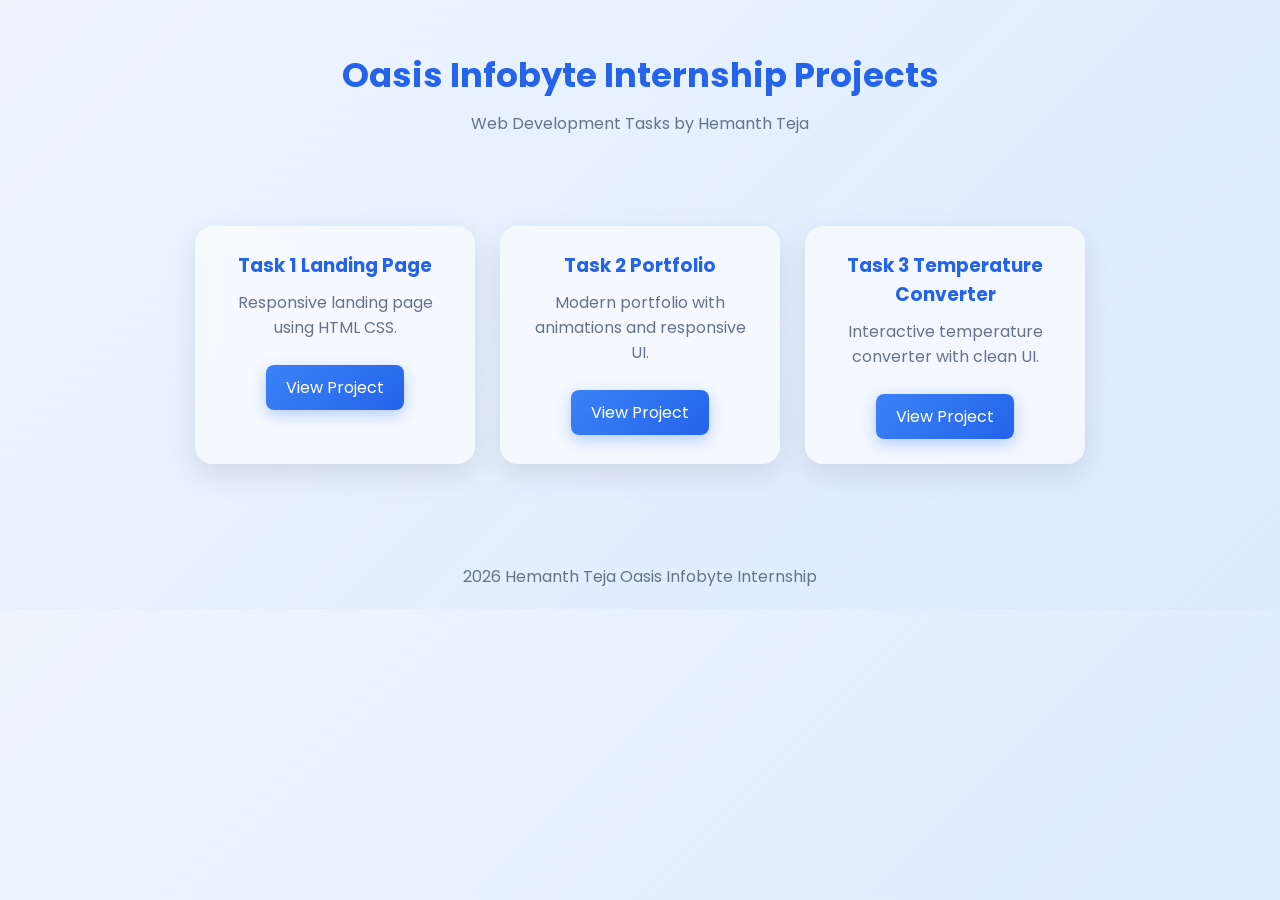
<file: index.htm>
<!DOCTYPE html>
<html lang="en">
<head>
    <meta charset="UTF-8">
    <title>Oasis Infobyte Internship Projects | Hemanth Teja</title>
    <meta name="viewport" content="width=device-width, initial-scale=1.0">

    <link href="https://fonts.googleapis.com/css2?family=Poppins:wght@400;600&display=swap" rel="stylesheet">

    <style>
        *{
            margin:0;
            padding:0;
            box-sizing:border-box;
            font-family:'Poppins',sans-serif;
        }

        body{
            background:linear-gradient(135deg,#eef5ff,#dbeafe);
            text-align:center;
            color:#1e293b;
        }

        header{
            padding:50px 20px;
        }

        h1{
            font-size:34px;
            color:#2563eb;
        }

        header p{
            margin-top:10px;
            color:#64748b;
        }

        /* CONTAINER */
        .container{
            display:flex;
            justify-content:center;
            flex-wrap:wrap;
            gap:25px;
            padding:40px 20px;
        }

        /* CARD */
        .card{
            width:280px;
            padding:25px;
            border-radius:18px;

            background:rgba(255,255,255,0.6);
            backdrop-filter:blur(12px);

            box-shadow:0 10px 30px rgba(0,0,0,0.1);
            transition:0.3s;
        }

        .card:hover{
            transform:translateY(-10px) scale(1.02);
        }

        .card h3{
            color:#2563eb;
        }

        .card p{
            margin:10px 0;
            color:#64748b;
        }

        /* BUTTON */
        .btn{
            display:inline-block;
            margin-top:15px;
            padding:10px 20px;

            border-radius:8px;
            text-decoration:none;

            background:linear-gradient(135deg,#3b82f6,#2563eb);
            color:white;

            transition:0.3s;
            box-shadow:0 5px 15px rgba(37,99,235,0.3);
        }

        .btn:hover{
            transform:translateY(-3px);
            box-shadow:0 10px 25px rgba(37,99,235,0.4);
        }

        footer{
            margin-top:40px;
            padding:20px;
            color:#64748b;
        }

        @media(max-width:600px){
            h1{font-size:26px;}
        }
    </style>
</head>
<body>

<header>
    <h1>Oasis Infobyte Internship Projects</h1>
    <p>Web Development Tasks by Hemanth Teja</p>
</header>

<div class="container">

    <div class="card">
        <h3>Task 1 Landing Page</h3>
        <p>Responsive landing page using HTML CSS.</p>
        <a href="task1-landing-page/" class="btn">View Project</a>
    </div>

    <div class="card">
        <h3>Task 2 Portfolio</h3>
        <p>Modern portfolio with animations and responsive UI.</p>
        <a href="task2-portfolio/" class="btn">View Project</a>
    </div>

    <div class="card">
        <h3>Task 3 Temperature Converter</h3>
        <p>Interactive temperature converter with clean UI.</p>
        <a href="task3-temperature-converter/" class="btn">View Project</a>
    </div>

</div>

<footer>
    2026 Hemanth Teja Oasis Infobyte Internship
</footer>

</body>
</html>
</file>
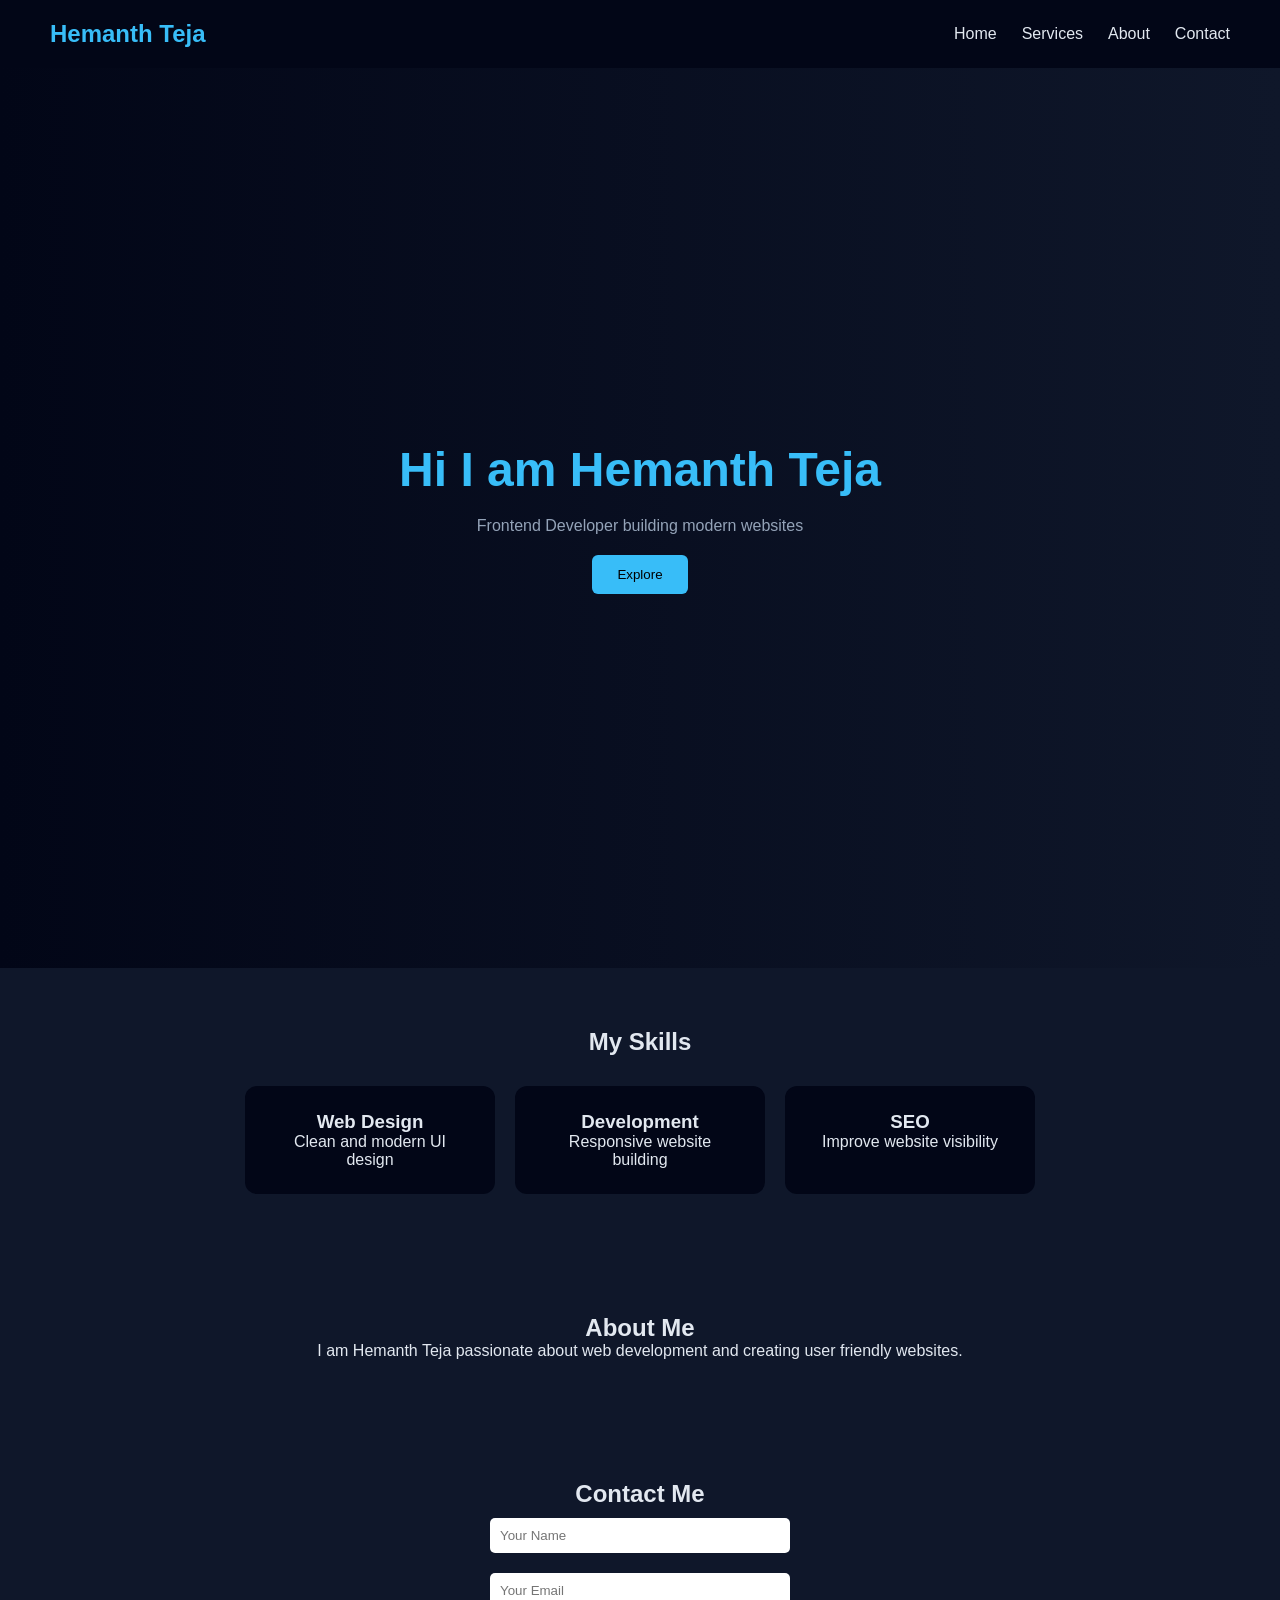
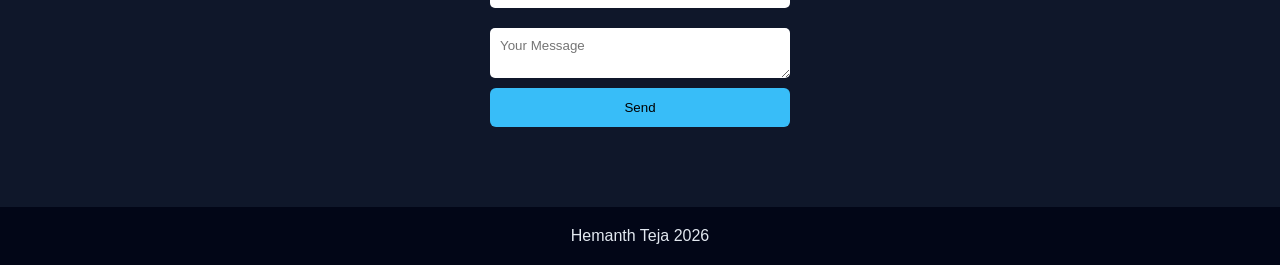
<file: task1-landing-page/index.html>
<!DOCTYPE html><html lang="en">
<head>
    <meta charset="UTF-8">
    <meta name="viewport" content="width=device-width, initial-scale=1.0">
    <title>Hemanth Teja - Portfolio</title><style>
    * {
        margin: 0;
        padding: 0;
        box-sizing: border-box;
        font-family: 'Segoe UI', sans-serif;
    }

    body {
        background: #0f172a;
        color: #e2e8f0;
    }

    header {
        display: flex;
        justify-content: space-between;
        align-items: center;
        padding: 20px 50px;
        background: #020617;
        position: sticky;
        top: 0;
    }

    .logo {
        font-size: 24px;
        font-weight: bold;
        color: #38bdf8;
    }

    .nav-links {
        list-style: none;
        display: flex;
        gap: 25px;
    }

    .nav-links a {
        text-decoration: none;
        color: #e2e8f0;
        transition: 0.3s;
    }

    .nav-links a:hover {
        color: #38bdf8;
    }

    .hero {
        height: 100vh;
        display: flex;
        justify-content: center;
        align-items: center;
        text-align: center;
        background: linear-gradient(to right, #020617, #0f172a);
    }

    .hero h1 {
        font-size: 48px;
        color: #38bdf8;
    }

    .hero p {
        margin: 20px 0;
        color: #94a3b8;
    }

    .btn {
        padding: 12px 25px;
        background: #38bdf8;
        border: none;
        color: black;
        cursor: pointer;
        border-radius: 6px;
    }

    .services {
        padding: 60px 20px;
        text-align: center;
    }

    .service-container {
        display: flex;
        justify-content: center;
        gap: 20px;
        margin-top: 30px;
        flex-wrap: wrap;
    }

    .card {
        background: #020617;
        padding: 25px;
        width: 250px;
        border-radius: 12px;
        transition: 0.3s;
    }

    .card:hover {
        transform: translateY(-10px);
        background: #1e293b;
    }

    .about, .contact {
        padding: 60px 20px;
        text-align: center;
    }

    form {
        display: flex;
        flex-direction: column;
        width: 300px;
        margin: auto;
    }

    input, textarea {
        margin: 10px 0;
        padding: 10px;
        border-radius: 5px;
        border: none;
    }

    footer {
        text-align: center;
        padding: 20px;
        background: #020617;
        margin-top: 20px;
    }
</style>

</head>
<body><header>
    <div class="logo">Hemanth Teja</div>
    <ul class="nav-links">
        <li><a href="#home">Home</a></li>
        <li><a href="#services">Services</a></li>
        <li><a href="#about">About</a></li>
        <li><a href="#contact">Contact</a></li>
    </ul>
</header><section class="hero" id="home">
    <div>
        <h1>Hi I am Hemanth Teja</h1>
        <p>Frontend Developer building modern websites</p>
        <button class="btn" onclick="scrollToServices()">Explore</button>
    </div>
</section><section class="services" id="services">
    <h2>My Skills</h2>
    <div class="service-container">
        <div class="card">
            <h3>Web Design</h3>
            <p>Clean and modern UI design</p>
        </div>
        <div class="card">
            <h3>Development</h3>
            <p>Responsive website building</p>
        </div>
        <div class="card">
            <h3>SEO</h3>
            <p>Improve website visibility</p>
        </div>
    </div>
</section><section class="about" id="about">
    <h2>About Me</h2>
    <p>I am Hemanth Teja passionate about web development and creating user friendly websites.</p>
</section><section class="contact" id="contact">
    <h2>Contact Me</h2>
    <form id="contactForm">
        <input type="text" id="name" placeholder="Your Name" required>
        <input type="email" id="email" placeholder="Your Email" required>
        <textarea id="message" placeholder="Your Message" required></textarea>
        <button type="submit" class="btn">Send</button>
    </form>
    <p id="formMessage"></p>
</section><footer>
    <p>Hemanth Teja 2026</p>
</footer><script>
</file>
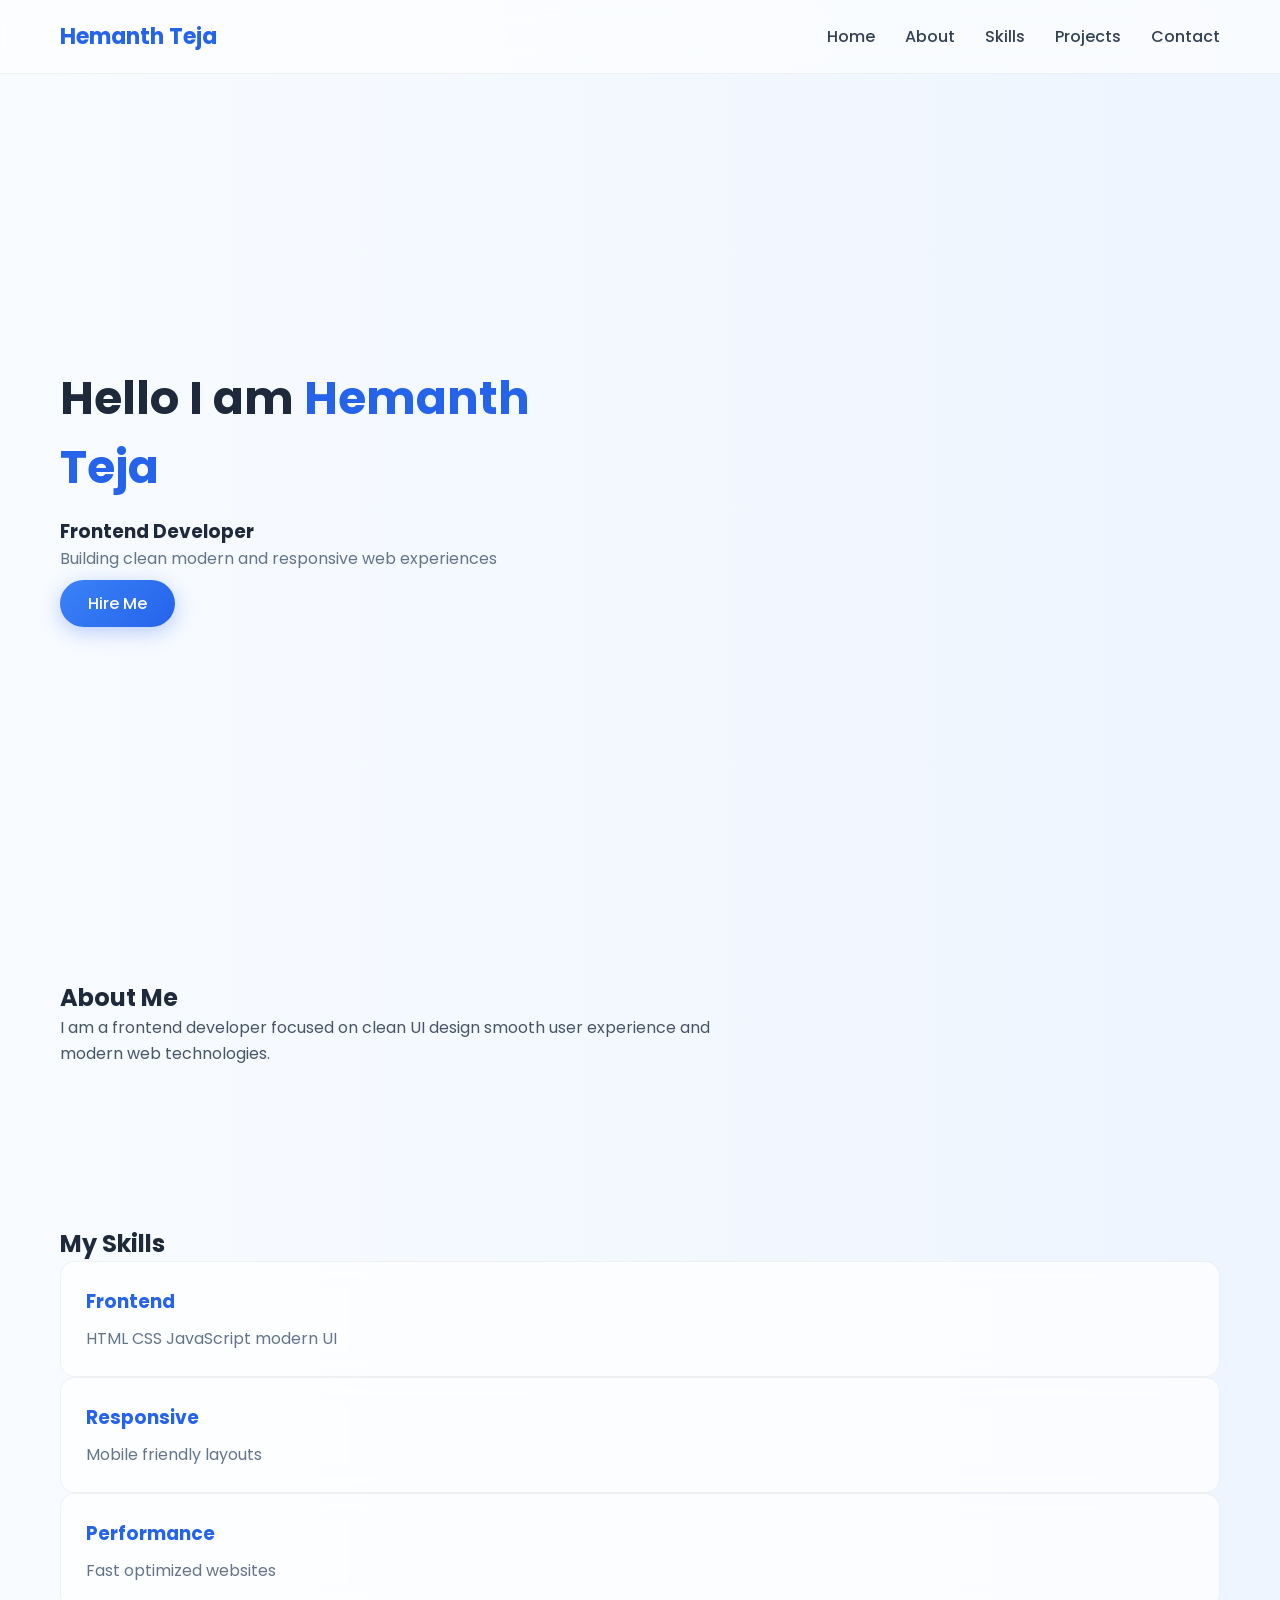
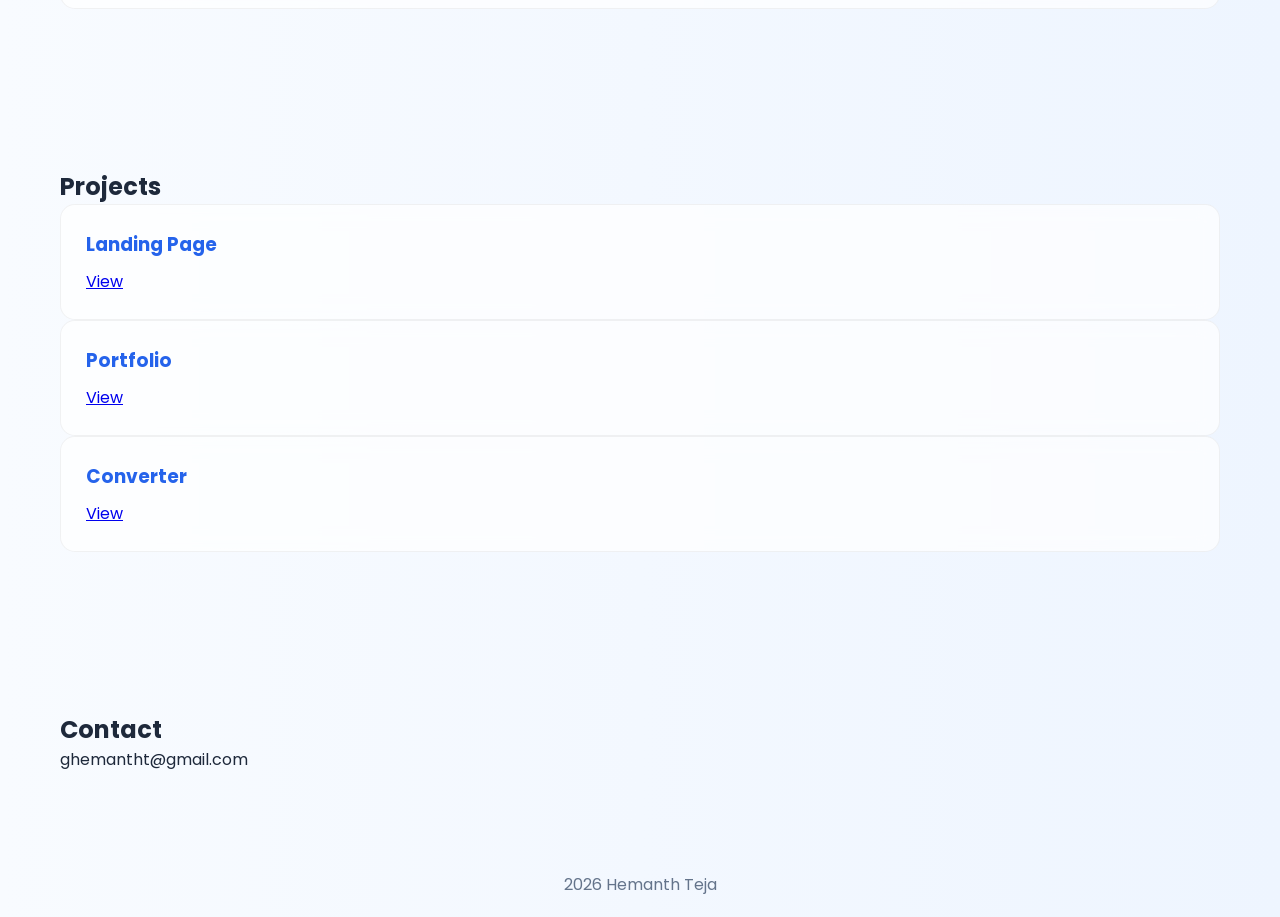
<file: task2-portfolio/index.html>
<!DOCTYPE html><html lang="en"><head>
  <meta charset="UTF-8">
  <meta name="viewport" content="width=device-width, initial-scale=1.0">
  <title>Hemanth Teja Portfolio</title>  <link href="https://fonts.googleapis.com/css2?family=Poppins:wght@300;400;600;700&display=swap" rel="stylesheet">
  <link rel="stylesheet" href="style.css">
</head><body><header class="glass">
  <div class="logo">Hemanth Teja</div>
  <nav>
    <ul>
      <li><a href="#home">Home</a></li>
      <li><a href="#about">About</a></li>
      <li><a href="#services">Skills</a></li>
      <li><a href="#projects">Projects</a></li>
      <li><a href="#contact">Contact</a></li>
    </ul>
  </nav>
</header><section class="hero" id="home">
  <div class="hero-text">
    <h1>Hello I am <span>Hemanth Teja</span></h1>
    <h3 id="typing"></h3>
    <p>Building clean modern and responsive web experiences</p>
    <a href="#contact" class="btn">Hire Me</a>
  </div>
</section><section id="about" class="section glass">
  <h2>About Me</h2>
  <p>I am a frontend developer focused on clean UI design smooth user experience and modern web technologies.</p>
</section><section id="services" class="section">
  <h2>My Skills</h2>
  <div class="grid">
    <div class="card glass">
      <h3>Frontend</h3>
      <p>HTML CSS JavaScript modern UI</p>
    </div>
    <div class="card glass">
      <h3>Responsive</h3>
      <p>Mobile friendly layouts</p>
    </div>
    <div class="card glass">
      <h3>Performance</h3>
      <p>Fast optimized websites</p>
    </div>
  </div>
</section><section id="projects" class="section">
  <h2>Projects</h2>
  <div class="grid">
    <div class="card glass">
      <h3>Landing Page</h3>
      <a href="#">View</a>
    </div>
    <div class="card glass">
      <h3>Portfolio</h3>
      <a href="#">View</a>
    </div>
    <div class="card glass">
      <h3>Converter</h3>
      <a href="#">View</a>
    </div>
  </div>
</section><section id="contact" class="section glass">
  <h2>Contact</h2>
  <p>ghemantht@gmail.com</p>
</section><footer>
  <p>2026 Hemanth Teja</p>
</footer><script src="script.js"></script></body>
</html>
</file>
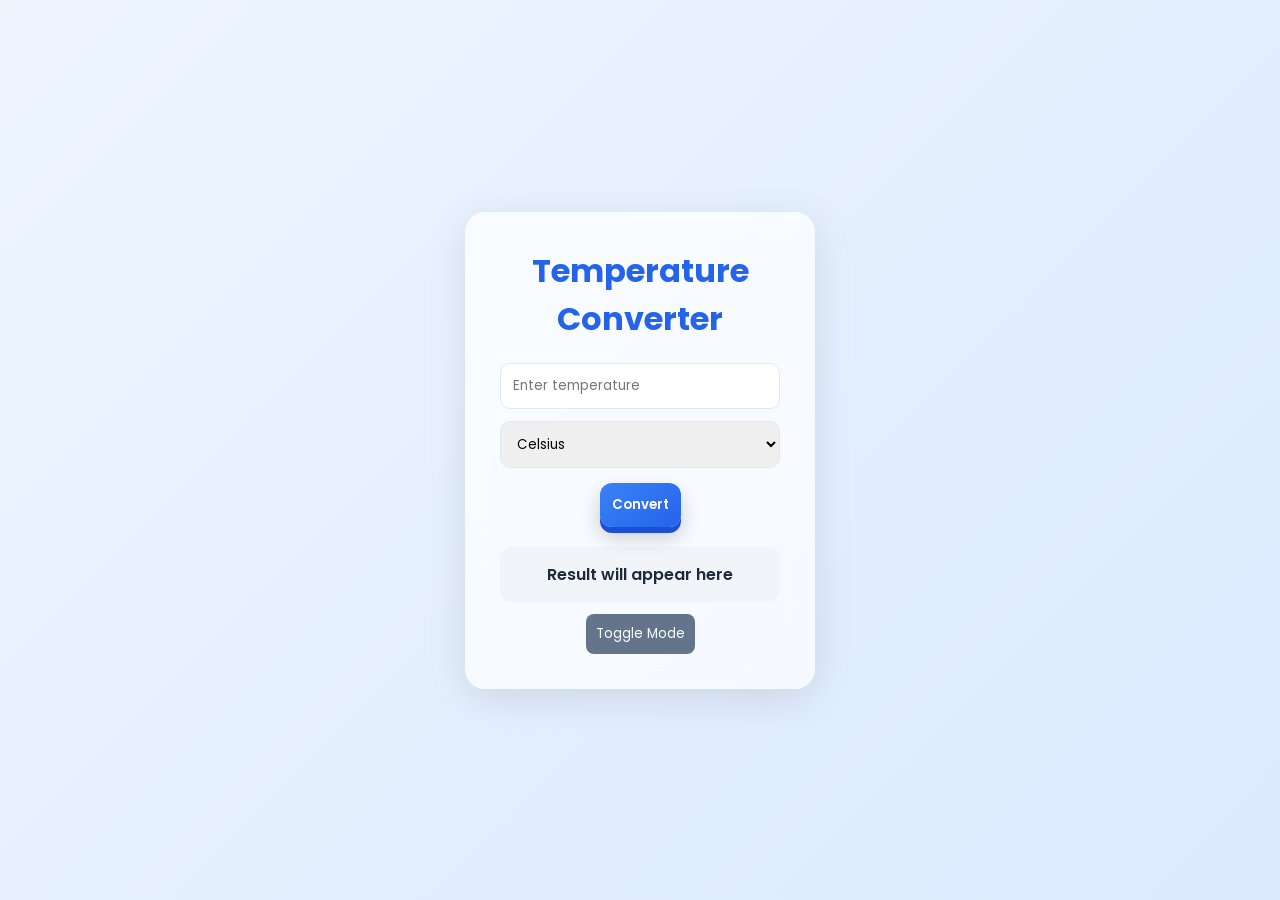
<file: task3-temperature-converter/index.html>
<!DOCTYPE html>
<html lang="en">
<head>
<meta charset="UTF-8">
<meta name="viewport" content="width=device-width, initial-scale=1.0">
<title>Temperature Converter | Hemanth Teja</title>

<link href="https://fonts.googleapis.com/css2?family=Poppins:wght@400;600&display=swap" rel="stylesheet">
<link rel="stylesheet" href="style.css">
</head>

<body>

<div class="container">

    <h1>Temperature Converter</h1>

    <div class="input-group">
        <input type="number" id="temperature" placeholder="Enter temperature">
        
        <select id="unit">
            <option value="celsius">Celsius</option>
            <option value="fahrenheit">Fahrenheit</option>
            <option value="kelvin">Kelvin</option>
        </select>
    </div>

    <button class="convert-btn" onclick="convertTemp()">Convert</button>

    <div id="result" class="result-box">Result will appear here</div>

    <button class="toggle-btn" onclick="toggleMode()">Toggle Mode</button>

</div>

<script src="script.js"></script>

</body>
</html>
</file>
<file: task2-portfolio/style.css>
/* RESET */
* {
  margin: 0;
  padding: 0;
  box-sizing: border-box;
  font-family: 'Poppins', sans-serif;
  scroll-behavior: smooth;
}

/* BODY */
body {
  background: linear-gradient(to right, #f8fbff, #eef5ff);
  color: #1e293b;
}

/* HEADER (GLASS WHITE) */
header {
  display: flex;
  justify-content: space-between;
  align-items: center;
  padding: 20px 60px;

  position: fixed;
  width: 100%;
  top: 0;

  background: rgba(255,255,255,0.6);
  backdrop-filter: blur(12px);
  border-bottom: 1px solid rgba(0,0,0,0.05);

  z-index: 1000;
}

.logo {
  font-size: 22px;
  font-weight: 700;
  color: #2563eb;
}

nav ul {
  display: flex;
  gap: 30px;
  list-style: none;
}

nav a {
  text-decoration: none;
  color: #334155;
  font-weight: 500;
  transition: 0.3s;
}

nav a:hover {
  color: #2563eb;
}

/* HERO */
.hero {
  min-height: 100vh;
  display: flex;
  justify-content: space-between;
  align-items: center;
  padding: 140px 60px 60px;
  flex-wrap: wrap;
}

.hero-text {
  max-width: 520px;
}

.hero-text h1 {
  font-size: 46px;
  margin-bottom: 15px;
}

.hero-text span {
  color: #2563eb;
}

.hero-text p {
  color: #64748b;
  margin-bottom: 20px;
}

/* BUTTON */
.btn {
  padding: 12px 28px;
  border-radius: 30px;
  background: linear-gradient(135deg, #3b82f6, #2563eb);
  color: white;
  text-decoration: none;
  font-weight: 500;
  transition: 0.3s;
  box-shadow: 0 5px 20px rgba(37, 99, 235, 0.3);
}

.btn:hover {
  transform: translateY(-3px);
  box-shadow: 0 10px 25px rgba(37, 99, 235, 0.4);
}

/* HERO IMAGE */
.hero-img img {
  width: 320px;
  border-radius: 20px;
  box-shadow: 0 10px 40px rgba(0,0,0,0.1);
}

/* SECTION */
section {
  padding: 80px 60px;
}

.section-title {
  font-size: 30px;
  margin-bottom: 30px;
  color: #2563eb;
}

/* ABOUT */
#about p {
  max-width: 700px;
  color: #475569;
  line-height: 1.6;
}

/* CARDS (GLASS LIGHT) */
.services,
.projects {
  display: flex;
  gap: 25px;
  flex-wrap: wrap;
}

.card,
.project {
  flex: 1;
  min-width: 260px;
  padding: 25px;

  background: rgba(255,255,255,0.7);
  backdrop-filter: blur(10px);

  border-radius: 15px;
  border: 1px solid rgba(0,0,0,0.05);

  transition: 0.3s;
}

.card:hover,
.project:hover {
  transform: translateY(-8px);
  box-shadow: 0 10px 30px rgba(0,0,0,0.1);
}

.card h3,
.project h3 {
  color: #2563eb;
  margin-bottom: 10px;
}

.card p {
  color: #64748b;
}

.project a {
  color: #2563eb;
  text-decoration: none;
  font-weight: 500;
}

/* STATS */
.stats {
  display: flex;
  gap: 40px;
  margin-top: 30px;
}

.stat h2 {
  font-size: 36px;
  color: #2563eb;
}

/* CONTACT */
.contact a {
  display: block;
  margin-bottom: 10px;
  color: #2563eb;
  text-decoration: none;
  transition: 0.3s;
}

.contact a:hover {
  transform: translateX(5px);
}

/* FOOTER */
footer {
  text-align: center;
  padding: 20px;
  color: #64748b;
}

/* RESPONSIVE */
@media(max-width: 900px) {
  header {
    padding: 20px;
  }

  .hero {
    flex-direction: column;
    text-align: center;
  }

  .hero-img {
    margin-top: 30px;
  }

  .services,
  .projects,
  .stats {
    flex-direction: column;
  }
}
</file>
<file: task3-temperature-converter/style.css>
*{
    margin:0;
    padding:0;
    box-sizing:border-box;
    font-family:'Poppins',sans-serif;
}

body{
    height:100vh;
    display:flex;
    justify-content:center;
    align-items:center;
    background:linear-gradient(135deg,#eef5ff,#dbeafe);
    transition:0.4s;
}

/* CONTAINER */
.container{
    width:350px;
    padding:35px;
    text-align:center;

    background:rgba(255,255,255,0.7);
    backdrop-filter:blur(12px);

    border-radius:20px;
    box-shadow:0 10px 40px rgba(0,0,0,0.1);
}

h1{
    color:#2563eb;
    margin-bottom:20px;
}

/* INPUT */
.input-group{
    display:flex;
    flex-direction:column;
    gap:12px;
}

input,select{
    padding:12px;
    border-radius:10px;
    border:1px solid #e2e8f0;
}

/* CONVERT BUTTON */
.convert-btn{
    margin-top:15px;
    padding:12px;
    border:none;
    border-radius:12px;

    background:linear-gradient(145deg,#3b82f6,#2563eb);
    color:white;
    font-weight:600;

    box-shadow:0 6px 0 #1d4ed8,0 10px 20px rgba(0,0,0,0.2);
    cursor:pointer;
    transition:0.2s;
}

.convert-btn:active{
    transform:translateY(4px);
    box-shadow:0 2px 0 #1d4ed8;
}

/* RESULT BOX */
.result-box{
    margin-top:20px;
    padding:15px;
    border-radius:12px;
    background:#f1f5f9;
    font-weight:600;
    color:#1e293b;
    transition:0.3s;
}

/* TOGGLE BUTTON */
.toggle-btn{
    margin-top:12px;
    padding:10px;
    border:none;
    border-radius:8px;
    background:#64748b;
    color:white;
    cursor:pointer;
}

/* DARK MODE */
.dark{
    background:linear-gradient(135deg,#0f172a,#1e293b);
}

.dark .container{
    background:rgba(0,0,0,0.5);
    color:white;
}

.dark .result-box{
    background:#1e293b;
    color:white;
}

.dark input,
.dark select{
    background:#1e293b;
    color:white;
    border:1px solid #334155;
}
</file>
